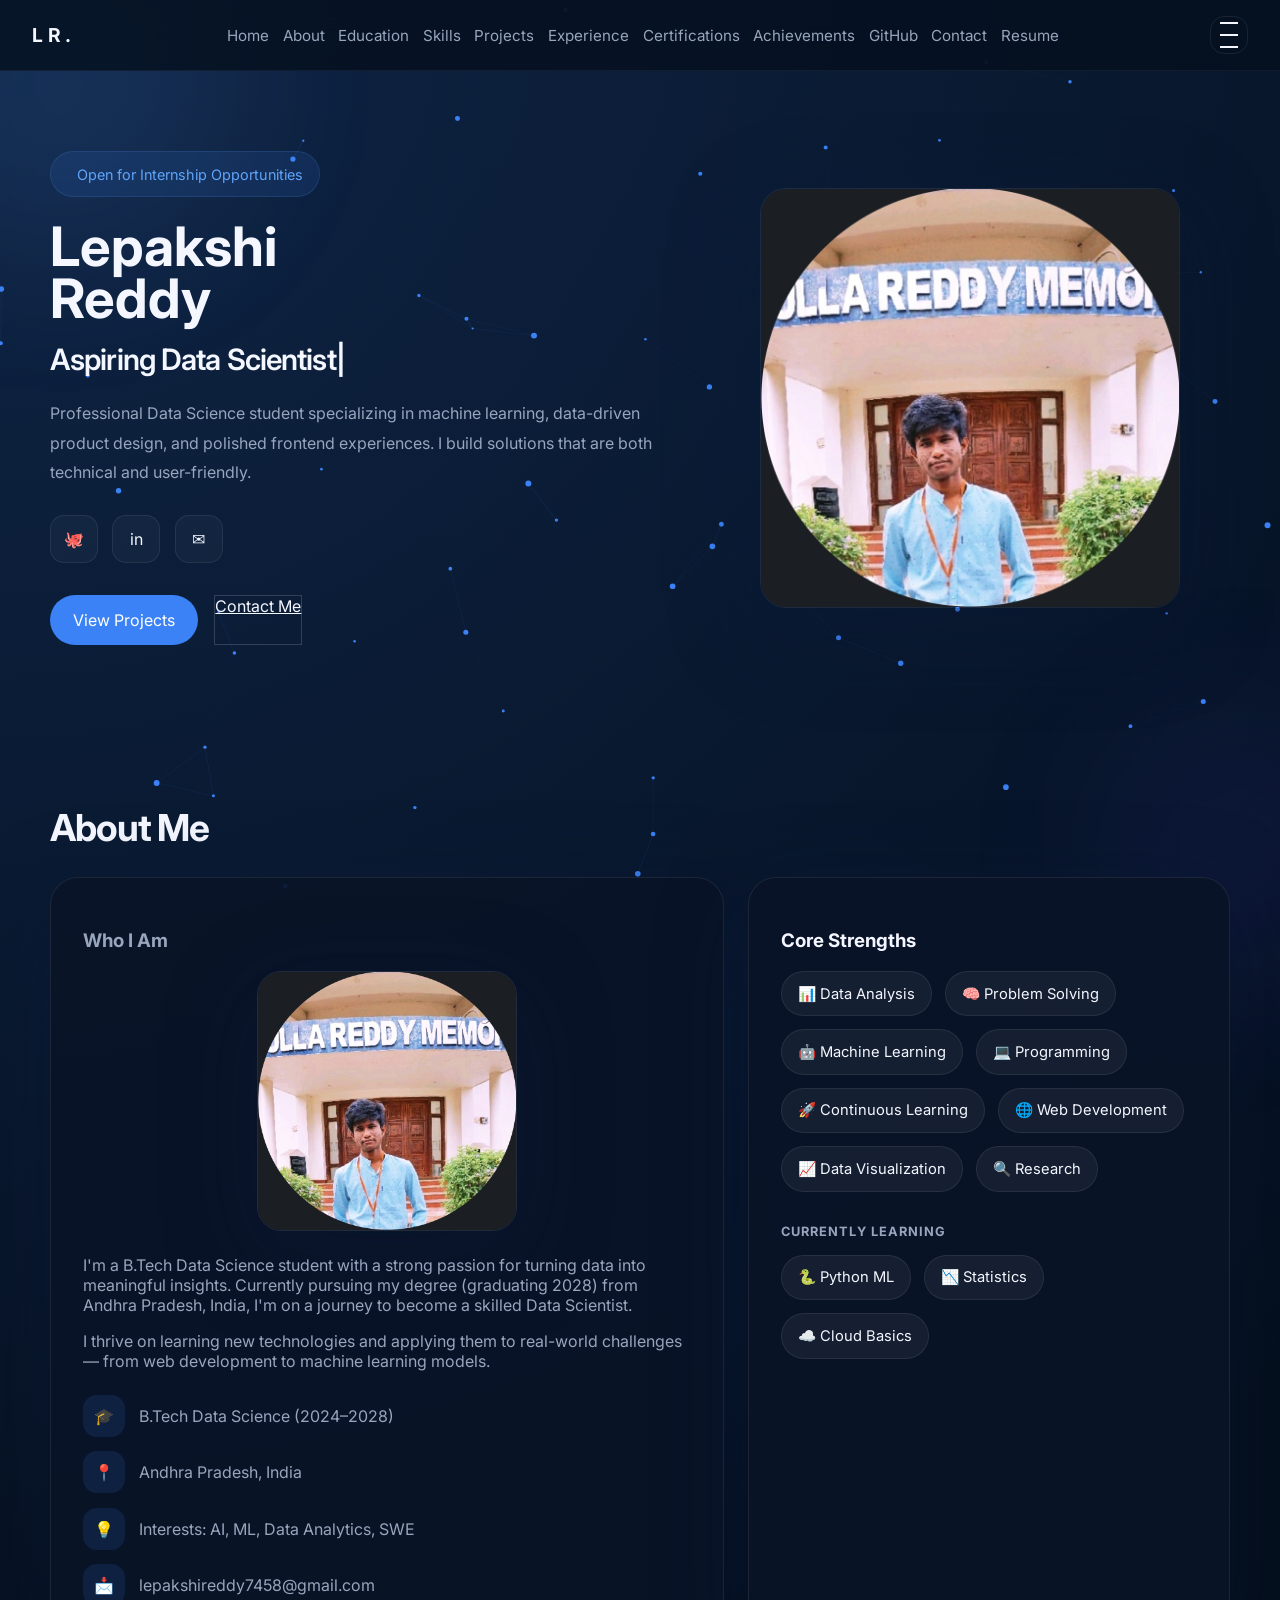
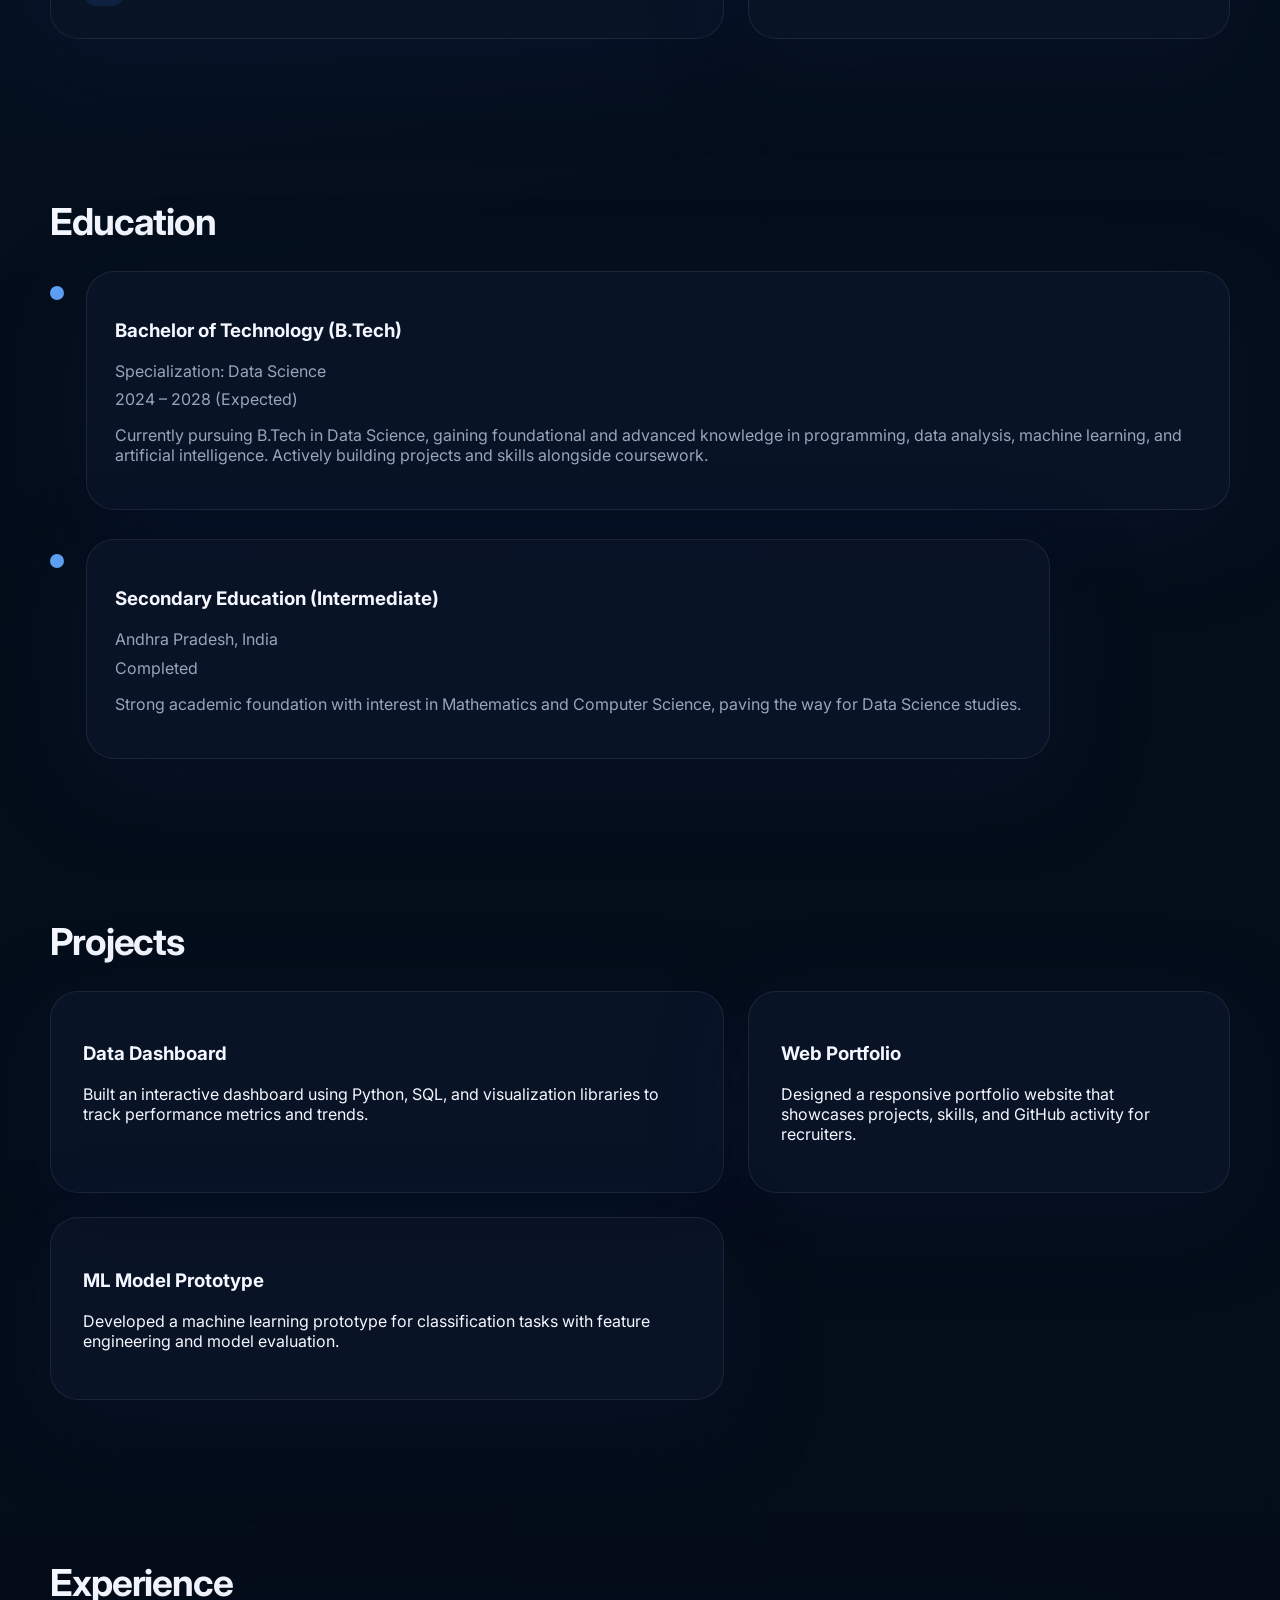
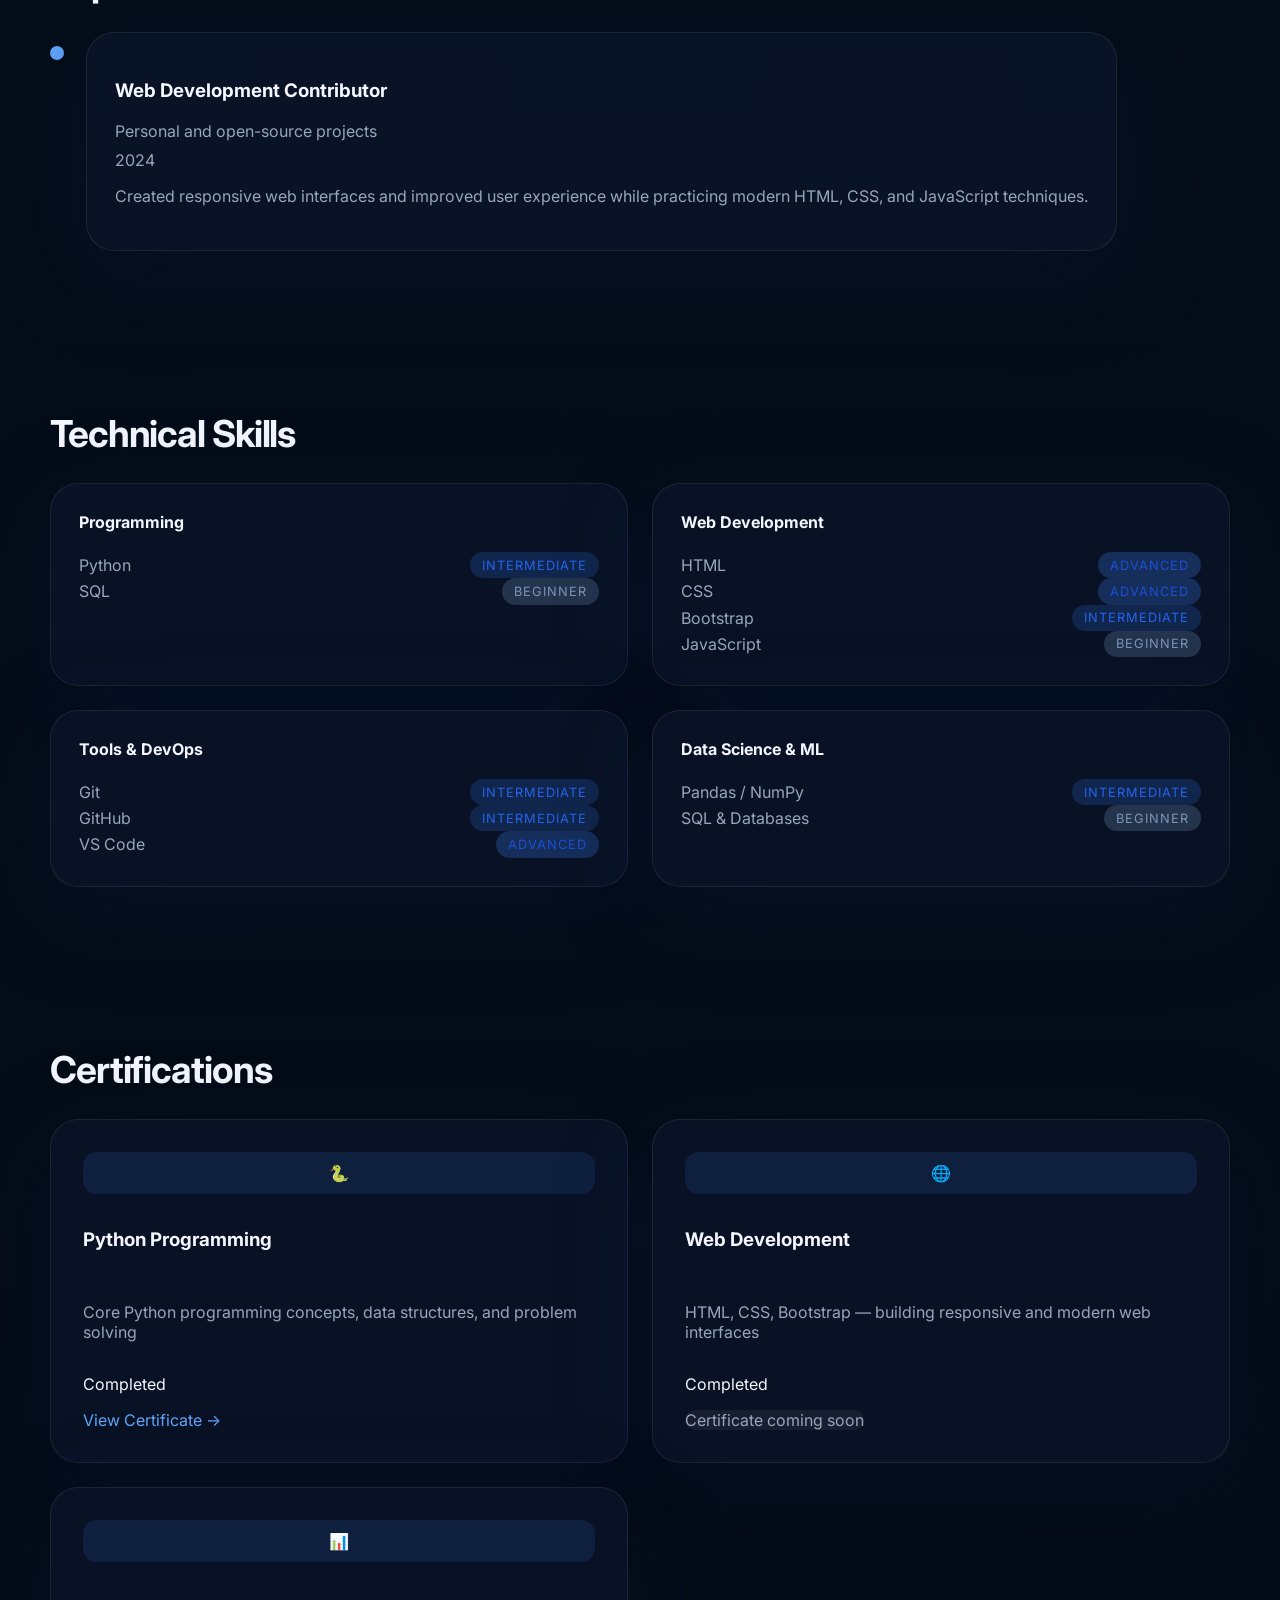
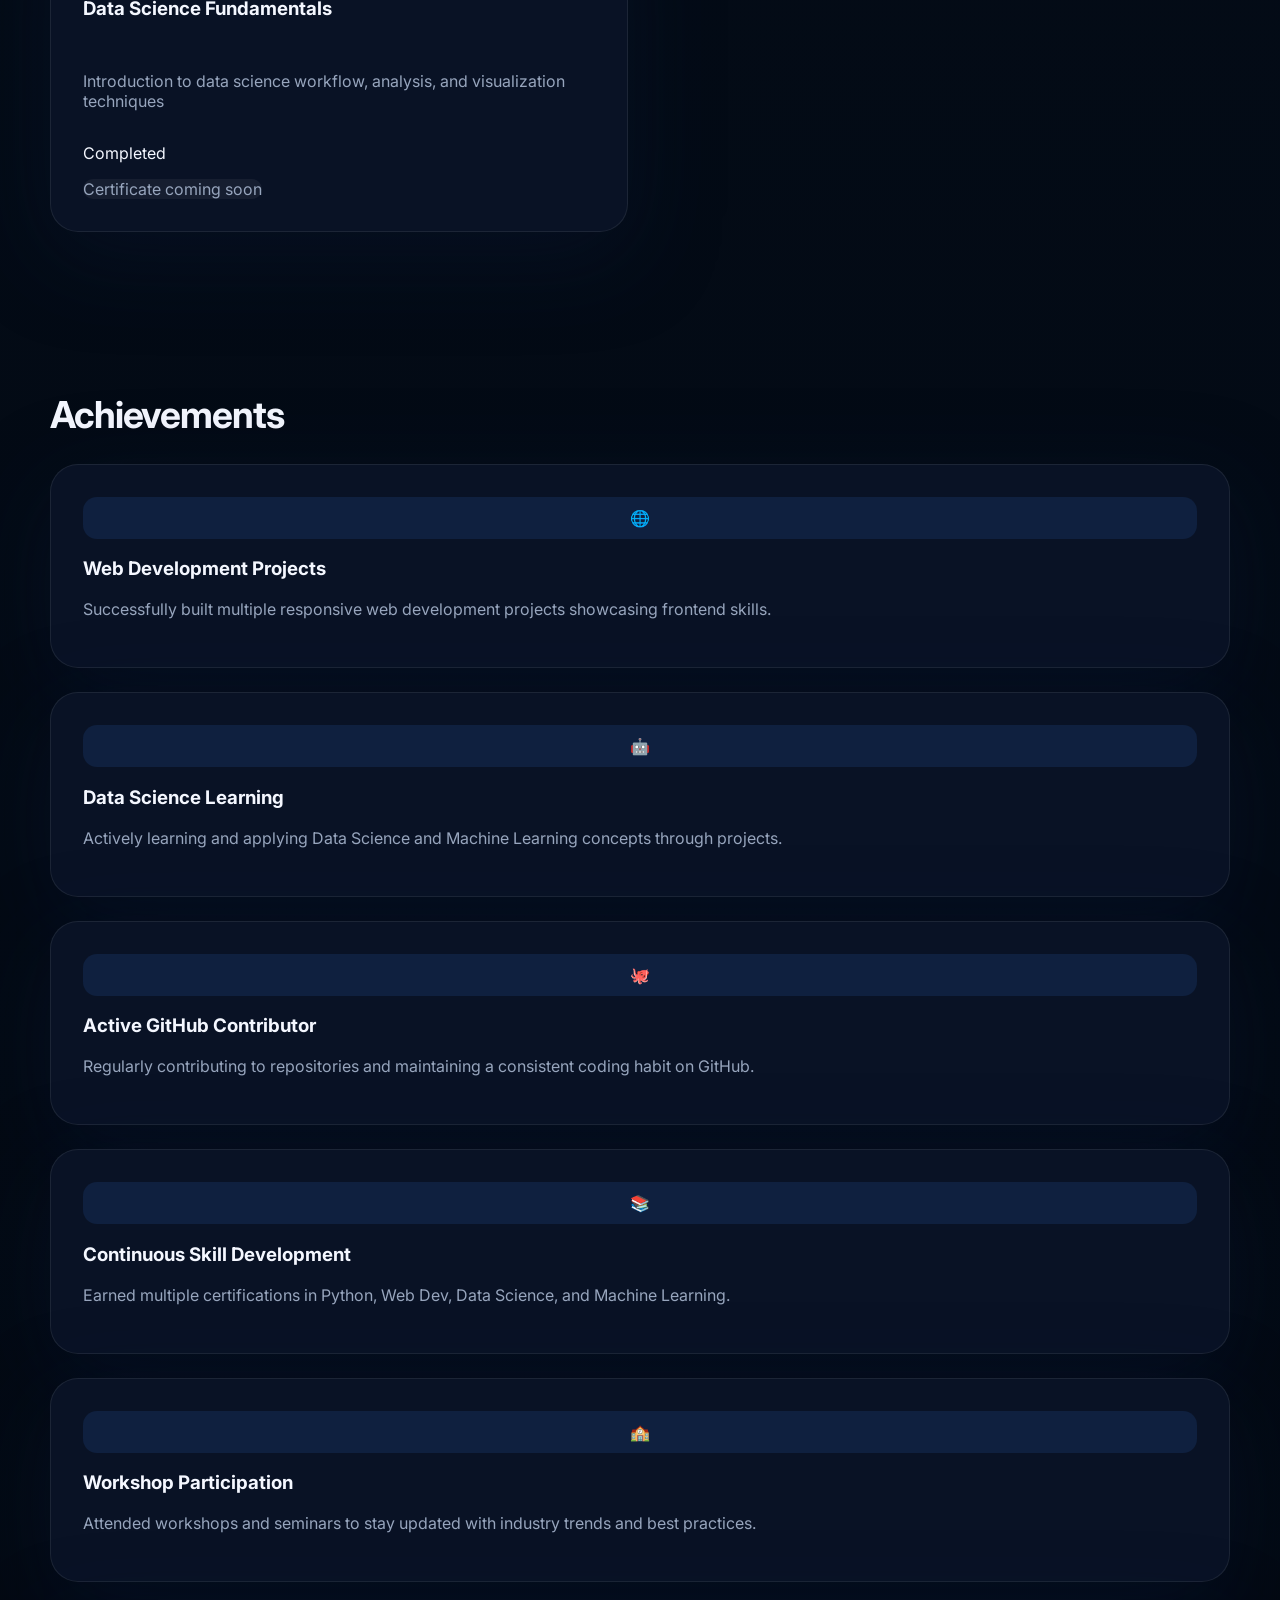
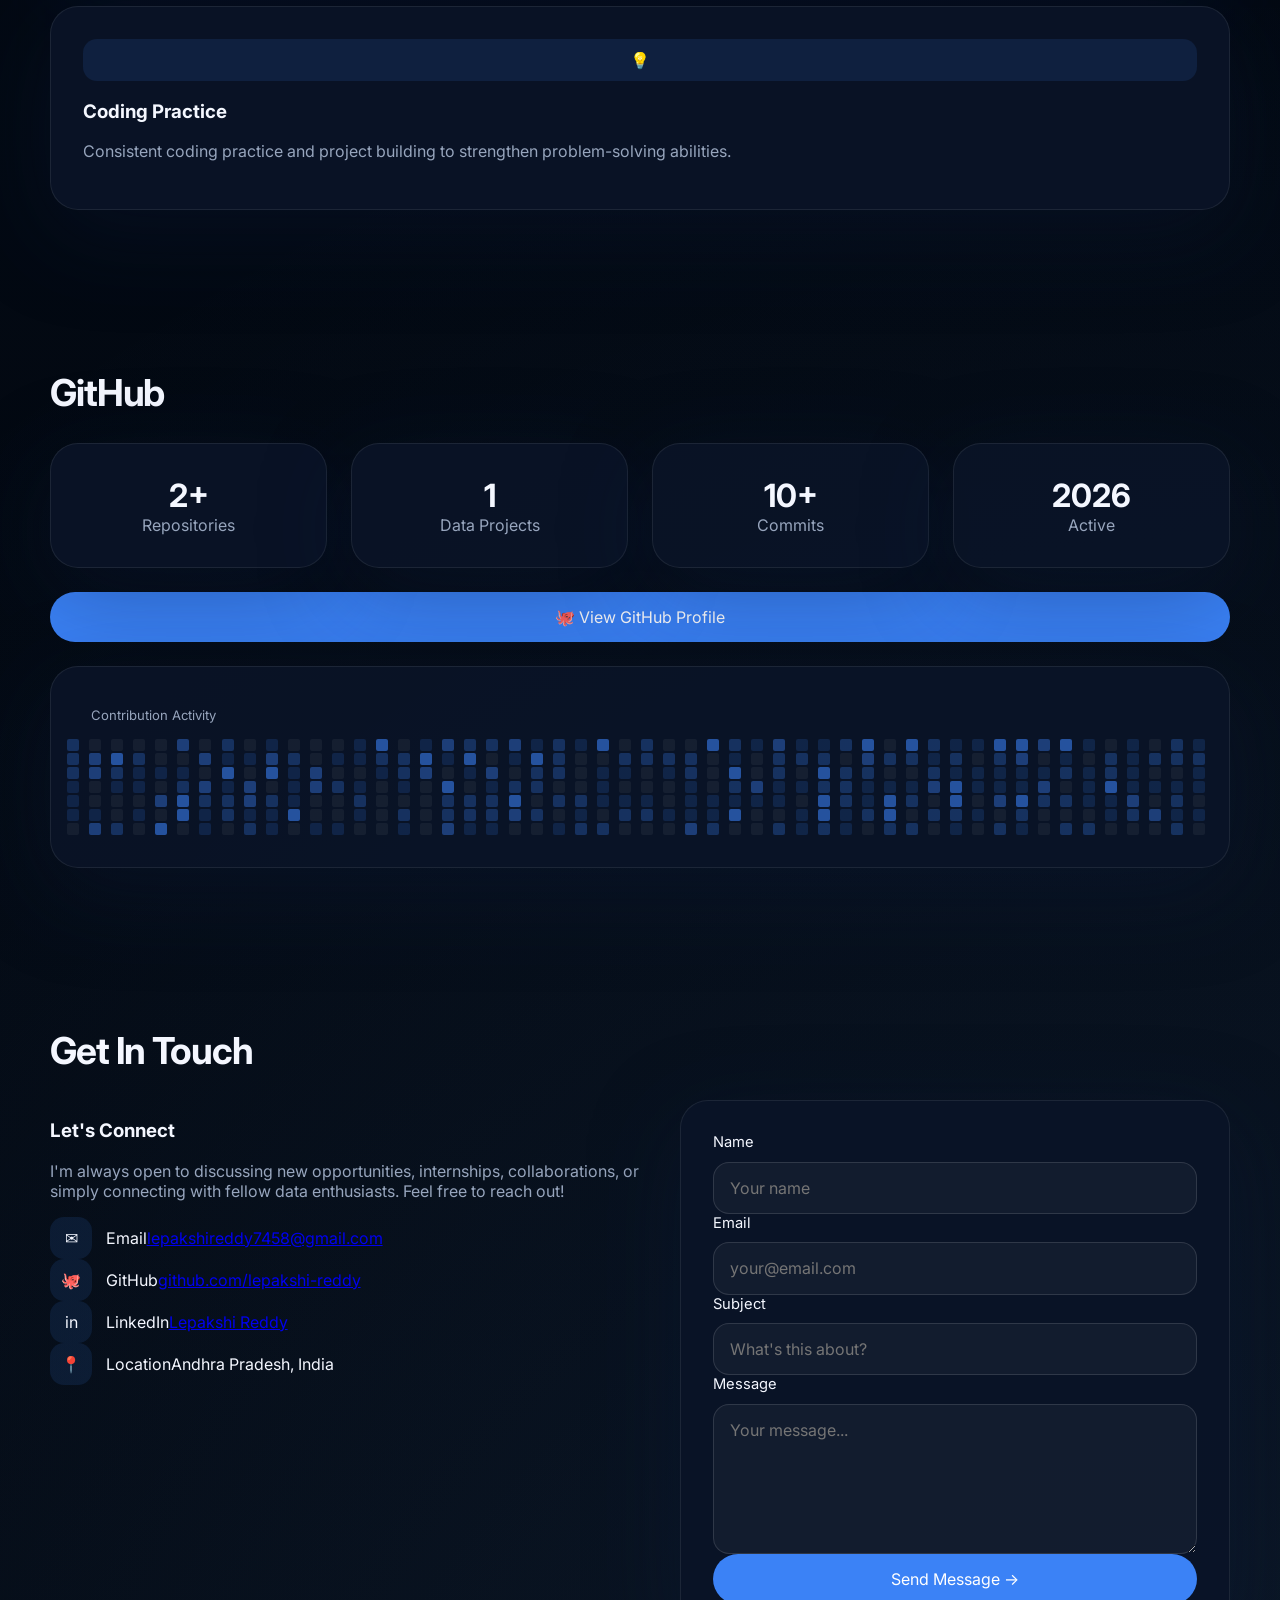
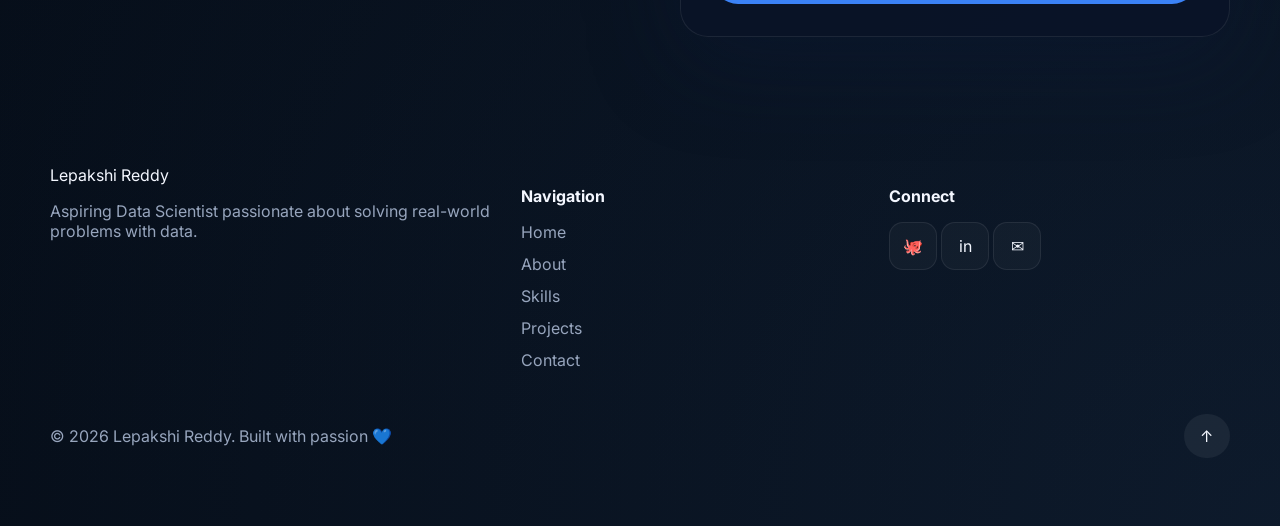
<file: index.html>
<!DOCTYPE html>
<html lang="en">
<head>
  <meta charset="UTF-8" />
  <meta name="viewport" content="width=device-width, initial-scale=1.0" />
  <meta name="description" content="Lepakshi Reddy - Aspiring Data Scientist | B.Tech Data Science Student Portfolio" />
  <title>Lepakshi Reddy | Data Science Portfolio</title>
  <link rel="preconnect" href="https://fonts.googleapis.com" />
  <link href="https://fonts.googleapis.com/css2?family=Inter:wght@300;400;500;600;700&family=Space+Grotesk:wght@400;500;600;700&display=swap" rel="stylesheet" />
  <link rel="stylesheet" href="./style.css">
  <link rel="icon" href="images/favicon.svg" type="image/svg+xml">
</head>
<body data-theme="dark">
<canvas id="particles"></canvas>
<div class="blob blob1"></div>
<div class="blob blob2"></div>

<!-- NAVIGATION -->
<nav>
  <div class="nav-logo">LR.</div>
  <div class="nav-links">
    <a href="#home">Home</a>
    <a href="#about">About</a>
    <a href="#education">Education</a>
    <a href="#skills">Skills</a>
    <a href="#projects">Projects</a>
    <a href="#experience">Experience</a>
    <a href="#certifications">Certifications</a>

    <a href="#achievements">Achievements</a>
    <a href="#github">GitHub</a>
    <a href="#contact">Contact</a>
      <a href="images/resume.pdf" target="_blank" rel="noopener" download>Resume</a>
  </div>
  <div style="display:flex;gap:0.75rem;align-items:center;">
    <button class="theme-btn" onclick="toggleTheme()" title="Toggle theme" id="theme-btn-mob">🌙</button>
    <div class="hamburger" onclick="toggleMenu()">
      <span></span><span></span><span></span>
    </div>
  </div>
</nav>
<div class="mobile-nav" id="mobileNav">
  <a href="#home" onclick="closeMobile()">Home</a>
  <a href="#about" onclick="closeMobile()">About</a>
  <a href="#education" onclick="closeMobile()">Education</a>
  <a href="#skills" onclick="closeMobile()">Skills</a>
  <a href="#certifications" onclick="closeMobile()">Certifications</a>
  <a href="#projects" onclick="closeMobile()">Projects</a>
  <a href="#experience" onclick="closeMobile()">Experience</a>
  <a href="#achievements" onclick="closeMobile()">Achievements</a>
  <a href="#github" onclick="closeMobile()">GitHub</a>
  <a href="#contact" onclick="closeMobile()">Contact</a>
</div>

<!-- HERO -->
<section id="home">
  <div class="container">
    <div class="hero-inner">
      <div class="hero-text reveal">
        <div class="hero-badge"><span></span> Open for Internship Opportunities</div>
        <h1 class="hero-name">Lepakshi<br/>Reddy</h1>
        <div class="hero-title">
          <span id="typed"></span><span class="typed-cursor">|</span>
        </div>
        <p class="hero-desc">Professional Data Science student specializing in machine learning, data-driven product design, and polished frontend experiences. I build solutions that are both technical and user-friendly.</p>
        <div class="hero-socials">
          <a class="social-link" href="https://github.com/lepakshi-reddy/team-pr" target="_blank" title="GitHub">🐙</a>
          <a class="social-link" href="https://www.linkedin.com/in/bobbala-chinnolla-lepakshi-reddy" target="_blank" title="LinkedIn">in</a>
          <a class="social-link" href="mailto:lepakshireddy7458@gmail.com" title="Email">✉</a>
        </div>
        <div class="hero-btns">
          <a class="btn-primary" href="#projects">View Projects</a>
          <a class="btn-outline" href="#contact">Contact Me</a>
        </div>
      </div>
      <div class="hero-img-wrap reveal">
        <img src="./images/image2.jog.jpeg" alt="Professional avatar illustration" class="hero-avatar" />
      </div>
    </div>
  </div>
</section>

<!-- ABOUT -->
<section id="about">
  <div class="container">
    <h2 class="section-title">About Me</h2>
    <div class="about-grid">
      <div class="glass-card about-info reveal">
        <h3>Who I Am</h3>
        <div class="about-photo-wrap">
          <img src="./images/image2.jog.jpeg" alt="Lepakshi Reddy photo" class="about-photo" />
        </div>
        <p>I'm a B.Tech Data Science student with a strong passion for turning data into meaningful insights. Currently pursuing my degree (graduating 2028) from Andhra Pradesh, India, I'm on a journey to become a skilled Data Scientist.</p>
        <p>I thrive on learning new technologies and applying them to real-world challenges — from web development to machine learning models.</p>
        <div class="about-meta" style="margin-top:1.5rem;">
          <div class="meta-item"><div class="meta-icon">🎓</div> B.Tech Data Science (2024–2028)</div>
          <div class="meta-item"><div class="meta-icon">📍</div> Andhra Pradesh, India</div>
          <div class="meta-item"><div class="meta-icon">💡</div> Interests: AI, ML, Data Analytics, SWE</div>
          <div class="meta-item"><div class="meta-icon">📩</div> lepakshireddy7458@gmail.com</div>
        </div>
      </div>
      <div class="glass-card strengths-wrap reveal">
        <h3>Core Strengths</h3>
        <div class="strength-tags">
          <span class="strength-tag">📊 Data Analysis</span>
          <span class="strength-tag">🧠 Problem Solving</span>
          <span class="strength-tag">🤖 Machine Learning</span>
          <span class="strength-tag">💻 Programming</span>
          <span class="strength-tag">🚀 Continuous Learning</span>
          <span class="strength-tag">🌐 Web Development</span>
          <span class="strength-tag">📈 Data Visualization</span>
          <span class="strength-tag">🔍 Research</span>
        </div>
        <div style="margin-top:2rem;">
          <h3 style="font-size:0.8rem;text-transform:uppercase;letter-spacing:0.08em;color:var(--text-muted);margin-bottom:1rem;">Currently Learning</h3>
          <div class="strength-tags">
            <span class="strength-tag">🐍 Python ML</span>
            <span class="strength-tag">📉 Statistics</span>
            <span class="strength-tag">☁️ Cloud Basics</span>
          </div>
        </div>
      </div>
    </div>
  </div>
</section>

<!-- EDUCATION -->
<section id="education">
  <div class="container">
    <h2 class="section-title">Education</h2>
    <div class="timeline">
      <div class="tl-item reveal">
        <div class="tl-dot"></div>
        <div class="glass-card tl-card">
          <h3>Bachelor of Technology (B.Tech)</h3>
          <div class="tl-sub">Specialization: Data Science</div>
          <div class="tl-year">2024 – 2028 (Expected)</div>
          <p>Currently pursuing B.Tech in Data Science, gaining foundational and advanced knowledge in programming, data analysis, machine learning, and artificial intelligence. Actively building projects and skills alongside coursework.</p>
        </div>
      </div>
      <div class="tl-item reveal">
        <div class="tl-dot"></div>
        <div class="glass-card tl-card">
          <h3>Secondary Education (Intermediate)</h3>
          <div class="tl-sub">Andhra Pradesh, India</div>
          <div class="tl-year">Completed</div>
          <p>Strong academic foundation with interest in Mathematics and Computer Science, paving the way for Data Science studies.</p>
        </div>
      </div>
    </div>
  </div>
</section>

<!-- PROJECTS -->
<section id="projects">
  <div class="container">
    <h2 class="section-title">Projects</h2>
    <div class="about-grid">
      <div class="glass-card reveal">
        <h3>Data Dashboard</h3>
        <p>Built an interactive dashboard using Python, SQL, and visualization libraries to track performance metrics and trends.</p>
      </div>
      <div class="glass-card reveal">
        <h3>Web Portfolio</h3>
        <p>Designed a responsive portfolio website that showcases projects, skills, and GitHub activity for recruiters.</p>
      </div>
      <div class="glass-card reveal">
        <h3>ML Model Prototype</h3>
        <p>Developed a machine learning prototype for classification tasks with feature engineering and model evaluation.</p>
      </div>
    </div>
  </div>
</section>

<!-- EXPERIENCE -->
<section id="experience">
  <div class="container">
    <h2 class="section-title">Experience</h2>
    <div class="timeline">
      <div class="tl-item reveal">
        <div class="tl-dot"></div>
        <div class="glass-card tl-card">
          <h3>Web Development Contributor</h3>
          <div class="tl-sub">Personal and open-source projects</div>
          <div class="tl-year">2024</div>
          <p>Created responsive web interfaces and improved user experience while practicing modern HTML, CSS, and JavaScript techniques.</p>
        </div>
      </div>
    </div>
  </div>
</section>

<!-- SKILLS -->
<section id="skills">
  <div class="container">
    <h2 class="section-title">Technical Skills</h2>
    <div class="skills-grid">
      <div class="glass-card skill-category reveal">
        <div class="skill-cat-title">Programming</div>
        <div class="skill-item"><span>Python</span><span class="skill-badge intermediate">Intermediate</span></div>
        <div class="skill-item"><span>SQL</span><span class="skill-badge beginner">Beginner</span></div>
      </div>
      <div class="glass-card skill-category reveal">
        <div class="skill-cat-title">Web Development</div>
        <div class="skill-item"><span>HTML</span><span class="skill-badge advanced">Advanced</span></div>
        <div class="skill-item"><span>CSS</span><span class="skill-badge advanced">Advanced</span></div>
        <div class="skill-item"><span>Bootstrap</span><span class="skill-badge intermediate">Intermediate</span></div>
        <div class="skill-item"><span>JavaScript</span><span class="skill-badge beginner">Beginner</span></div>
      </div>
      <div class="glass-card skill-category reveal">
        <div class="skill-cat-title">Tools & DevOps</div>
        <div class="skill-item"><span>Git</span><span class="skill-badge intermediate">Intermediate</span></div>
        <div class="skill-item"><span>GitHub</span><span class="skill-badge intermediate">Intermediate</span></div>
        <div class="skill-item"><span>VS Code</span><span class="skill-badge advanced">Advanced</span></div>
      </div>
      <div class="glass-card skill-category reveal">
        <div class="skill-cat-title">Data Science & ML</div>
        <div class="skill-item"><span>Pandas / NumPy</span><span class="skill-badge intermediate">Intermediate</span></div>
        <div class="skill-item"><span>SQL & Databases</span><span class="skill-badge beginner">Beginner</span></div>
      </div>
    </div>
  </div>
</section>

<!-- CERTIFICATIONS -->
<section id="certifications">
  <div class="container">
    <h2 class="section-title">Certifications</h2>
    <div class="certs-grid">
      <div class="glass-card cert-card reveal">
        <div class="cert-icon">🐍</div>
        <h3>Python Programming</h3>
        <p>Core Python programming concepts, data structures, and problem solving</p>
        <span class="cert-badge">Completed</span>
        <a href="./b744af00-8360-4bc9-895f-20e0b380a037.pdf" target="_blank" rel="noopener" class="cert-link">View Certificate →</a>
      </div>
      <div class="glass-card cert-card reveal">
        <div class="cert-icon">🌐</div>
        <h3>Web Development</h3>
        <p>HTML, CSS, Bootstrap — building responsive and modern web interfaces</p>
        <span class="cert-badge">Completed</span>
        <a href="#" class="cert-link cert-link--disabled" aria-disabled="true">Certificate coming soon</a>
      </div>
      <div class="glass-card cert-card reveal">
        <div class="cert-icon">📊</div>
        <h3>Data Science Fundamentals</h3>
        <p>Introduction to data science workflow, analysis, and visualization techniques</p>
        <span class="cert-badge">Completed</span>
        <a href="#" class="cert-link cert-link--disabled" aria-disabled="true">Certificate coming soon</a>
      </div>
    </div>
  </div>
</section>

<!-- ACHIEVEMENTS -->
<section id="achievements">
  <div class="container">
    <h2 class="section-title">Achievements</h2>
    <div class="achievements-grid">
      <div class="glass-card ach-card reveal"><div class="ach-icon">🌐</div><div class="ach-text"><h3>Web Development Projects</h3><p>Successfully built multiple responsive web development projects showcasing frontend skills.</p></div></div>
      <div class="glass-card ach-card reveal"><div class="ach-icon">🤖</div><div class="ach-text"><h3>Data Science Learning</h3><p>Actively learning and applying Data Science and Machine Learning concepts through projects.</p></div></div>
      <div class="glass-card ach-card reveal"><div class="ach-icon">🐙</div><div class="ach-text"><h3>Active GitHub Contributor</h3><p>Regularly contributing to repositories and maintaining a consistent coding habit on GitHub.</p></div></div>
      <div class="glass-card ach-card reveal"><div class="ach-icon">📚</div><div class="ach-text"><h3>Continuous Skill Development</h3><p>Earned multiple certifications in Python, Web Dev, Data Science, and Machine Learning.</p></div></div>
      <div class="glass-card ach-card reveal"><div class="ach-icon">🏫</div><div class="ach-text"><h3>Workshop Participation</h3><p>Attended workshops and seminars to stay updated with industry trends and best practices.</p></div></div>
      <div class="glass-card ach-card reveal"><div class="ach-icon">💡</div><div class="ach-text"><h3>Coding Practice</h3><p>Consistent coding practice and project building to strengthen problem-solving abilities.</p></div></div>
    </div>
  </div>
</section>

<!-- GITHUB -->
<section id="github">
  <div class="container">
    <h2 class="section-title">GitHub</h2>
    <div class="github-wrap">
      <div class="github-stats">
        <div class="glass-card stat-card reveal"><div class="stat-num">2+</div><div class="stat-label">Repositories</div></div>
        <div class="glass-card stat-card reveal"><div class="stat-num">1</div><div class="stat-label">Data Projects</div></div>
        <div class="glass-card stat-card reveal"><div class="stat-num">10+</div><div class="stat-label">Commits</div></div>
        <div class="glass-card stat-card reveal"><div class="stat-num">2026</div><div class="stat-label">Active </div></div>
      </div>
      <a class="github-btn" href="https://github.com/lepakshi-reddy/personal--portfolio" target="_blank">🐙 View GitHub Profile</a>
      <div class="glass-card contrib-section reveal">
        <div style="padding:1.5rem 1.5rem 0;color:var(--text-muted);font-size:0.82rem;text-align:left;">Contribution Activity</div>
        <div class="contrib-grid" id="contribGrid"></div>
      </div>
    </div>
  </div>
</section>

<!-- CONTACT -->
<section id="contact">
  <div class="container">
    <h2 class="section-title">Get In Touch</h2>
    <div class="contact-grid">
      <div class="contact-info reveal">
        <h3>Let's Connect</h3>
        <p>I'm always open to discussing new opportunities, internships, collaborations, or simply connecting with fellow data enthusiasts. Feel free to reach out!</p>
        <div class="contact-items">
          <div class="contact-item"><div class="ci-icon">✉</div><div class="ci-text"><span>Email</span><a href="mailto:lepakshireddy7458@gmail.com">lepakshireddy7458@gmail.com</a></div></div>
          <div class="contact-item"><div class="ci-icon">🐙</div><div class="ci-text"><span>GitHub</span><a href="https://github.com/lepakshi-reddy/team-pr" target="_blank">github.com/lepakshi-reddy</a></div></div>
          <div class="contact-item"><div class="ci-icon">in</div><div class="ci-text"><span>LinkedIn</span><a href="https://www.linkedin.com/in/bobbala-chinnolla-lepakshi-reddy" target="_blank">Lepakshi Reddy</a></div></div>
          <div class="contact-item"><div class="ci-icon">📍</div><div class="ci-text"><span>Location</span><a>Andhra Pradesh, India</a></div></div>
        </div>
      </div>
      <div class="glass-card contact-form reveal">
        <div id="formArea">
          <form id="contactForm">
            <div class="form-group">
              <label>Name</label>
              <input type="text" name="name" id="fname" placeholder="Your name" required />
            </div>
            <div class="form-group">
              <label>Email</label>
              <input type="email" name="email" id="femail" placeholder="your@email.com" required />
            </div>
            <div class="form-group">
              <label>Subject</label>
              <input type="text" name="subject" id="fsubject" placeholder="What's this about?" required />
            </div>
            <div class="form-group">
              <label>Message</label>
              <textarea name="message" id="fmessage" placeholder="Your message..." required></textarea>
            </div>
            <button type="submit" class="btn-primary" style="width:100%;text-align:center;">Send Message →</button>
            <div class="form-error" id="formError"></div>
          </form>
        </div>
        <div class="form-success" id="formSuccess">
          <div class="check">✅</div>
          <h3>Message Sent!</h3>
          <p>Thank you for reaching out. I'll get back to you soon.</p>
        </div>
      </div>
    </div>
  </div>
</section>

<!-- FOOTER -->
<footer>
  <div class="footer-inner">
    <div class="footer-top">
      <div class="footer-brand">
        <div class="brand-name">Lepakshi Reddy</div>
        <p>Aspiring Data Scientist passionate about solving real-world problems with data.</p>
      </div>
      <div class="footer-links">
        <h4>Navigation</h4>
        <ul>
          <li><a href="#home">Home</a></li>
          <li><a href="#about">About</a></li>
          <li><a href="#skills">Skills</a></li>
          <li><a href="#projects">Projects</a></li>
          <li><a href="#contact">Contact</a></li>
        </ul>
      </div>
      <div>
        <div class="footer-links"><h4 style="margin-bottom:1rem;">Connect</h4></div>
        <div class="footer-social">
          <a class="social-link" href="https://github.com/lepakshi-reddy/team-pr" target="_blank" title="GitHub">🐙</a>
          <a class="social-link" href="https://www.linkedin.com/in/bobbala-chinnolla-lepakshi-reddy" target="_blank" title="LinkedIn">in</a>
          <a class="social-link" href="mailto:lepakshireddy7458@gmail.com" title="Email">✉</a>
        </div>
      </div>
    </div>
    <div class="footer-bottom">
      <p>© 2026 Lepakshi Reddy. Built with passion 💙</p>
      <a class="back-top" href="#home" title="Back to top">↑</a>
    </div>
  </div>
</footer>

<script src="./main.js"></script>
</body>
</html>
</file>
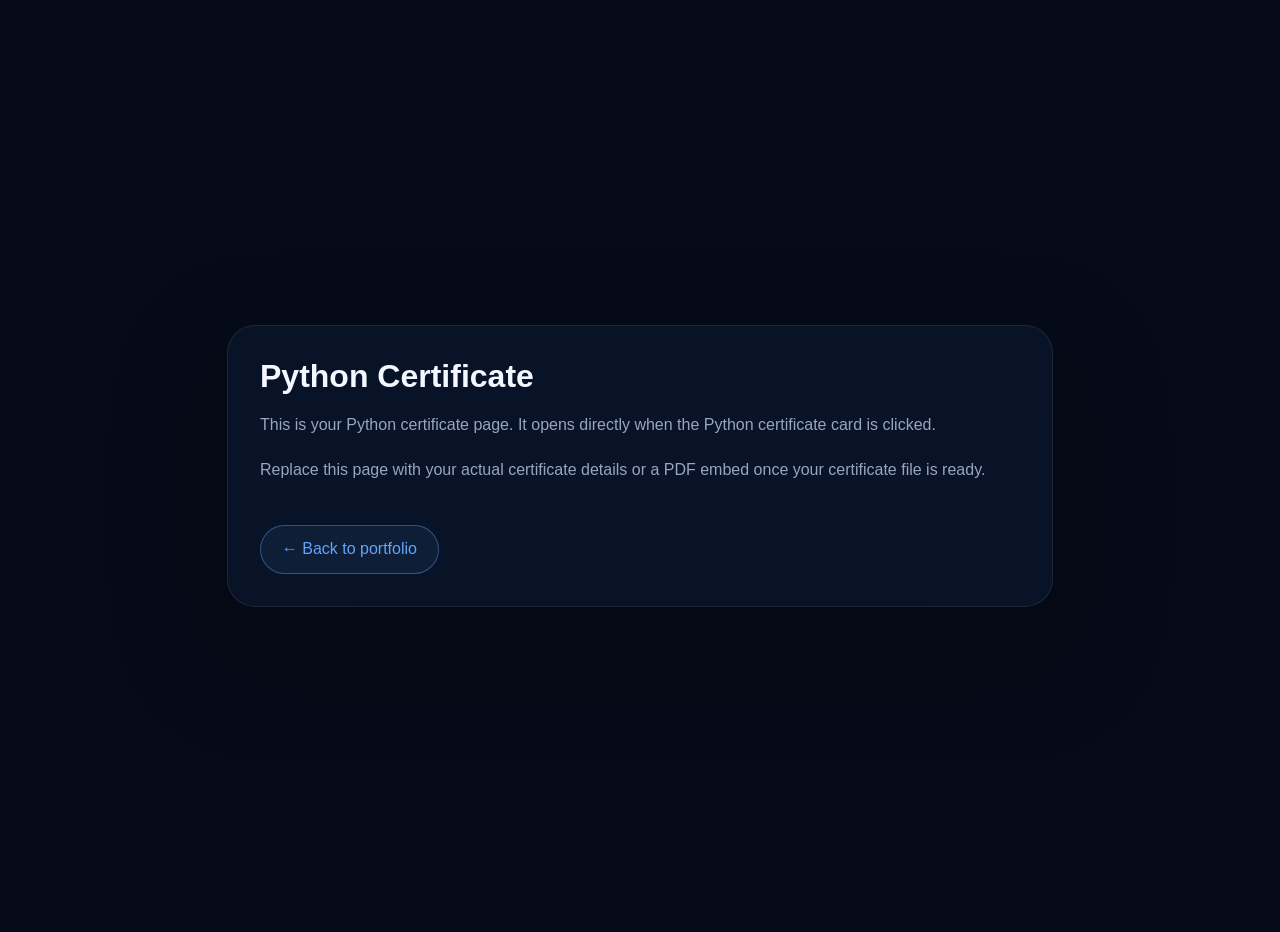
<file: python-certificate.html>
<!DOCTYPE html>
<html lang="en">
<head>
  <meta charset="UTF-8" />
  <meta name="viewport" content="width=device-width, initial-scale=1.0" />
  <title>Python Certificate</title>
  <style>
    body { margin: 0; font-family: 'Inter', sans-serif; background: #050b18; color: #f4f7ff; display: flex; justify-content: center; align-items: center; min-height: 100vh; padding: 1rem; }
    .card { width: min(760px, 100%); background: rgba(10, 20, 40, 0.96); border: 1px solid rgba(255,255,255,0.08); border-radius: 28px; padding: 2rem; box-shadow: 0 40px 120px rgba(0,0,0,0.25); }
    h1 { margin: 0 0 1rem; font-size: clamp(2rem, 2.5vw, 3rem); }
    p { color: #97a5bd; line-height: 1.8; }
    .button { display: inline-flex; align-items: center; gap: 0.5rem; margin-top: 1.5rem; padding: 0.9rem 1.3rem; border-radius: 999px; border: 1px solid rgba(96, 165, 250, 0.4); color: #60a5fa; text-decoration: none; background: rgba(96, 165, 250, 0.08); }
  </style>
</head>
<body>
  <div class="card">
    <h1>Python Certificate</h1>
    <p>This is your Python certificate page. It opens directly when the Python certificate card is clicked.</p>
    <p>Replace this page with your actual certificate details or a PDF embed once your certificate file is ready.</p>
    <a class="button" href="./index.html">← Back to portfolio</a>
  </div>
</body>
</html>
</file>
<file: style.css>
﻿:root {
  --bg: #05101f;
  --bg-surface: rgba(10, 20, 40, 0.92);
  --bg-surface-strong: rgba(14, 28, 56, 0.96);
  --bg-border: rgba(255, 255, 255, 0.08);
  --text: #f4f7ff;
  --text-muted: #97a5bd;
  --accent: #60a5fa;
  --accent-strong: #3b82f6;
  --accent-soft: rgba(96, 165, 250, 0.16);
  --bg-gradient-top: rgba(59, 130, 246, 0.18);
  --bg-gradient-bottom: rgba(96, 165, 250, 0.12);
  --bg-gradient-stop1: #05101f;
  --bg-gradient-stop2: #02070f;
  --shadow: 0 24px 90px rgba(12, 26, 58, 0.35);
}

[data-theme="light"] {
  --bg: #f6f8ff;
  --bg-surface: rgba(255, 255, 255, 0.92);
  --bg-surface-strong: rgba(246, 248, 255, 0.99);
  --bg-border: rgba(15, 23, 42, 0.08);
  --text: #0f172a;
  --text-muted: #475569;
  --accent: #2563eb;
  --accent-strong: #1d4ed8;
  --accent-soft: rgba(37, 99, 235, 0.14);
  --bg-gradient-top: rgba(37, 99, 235, 0.16);
  --bg-gradient-bottom: rgba(56, 189, 248, 0.14);
  --bg-gradient-stop1: #f6f8ff;
  --bg-gradient-stop2: #e2e8f0;
  --shadow: 0 24px 80px rgba(15, 23, 42, 0.12);
}

* {
  box-sizing: border-box;
}

html {
  scroll-behavior: smooth;
}

body {
  margin: 0;
  min-height: 100vh;
  font-family: 'Inter', sans-serif;
  background: radial-gradient(circle at top left, var(--bg-gradient-top), transparent 22%),
              radial-gradient(circle at bottom right, var(--bg-gradient-bottom), transparent 25%),
              linear-gradient(180deg, var(--bg-gradient-stop1) 0%, var(--bg-gradient-stop2) 100%);
  color: var(--text);
  position: relative;
  overflow-x: hidden;
}

button,
input,
textarea,
a {
  font: inherit;
}

img {
  max-width: 100%;
  display: block;
}

canvas#particles {
  position: fixed;
  inset: 0;
  z-index: 0;
  pointer-events: none;
}

.blob {
  position: fixed;
  border-radius: 50%;
  filter: blur(90px);
  opacity: 0.8;
  z-index: 0;
}

.blob1 {
  width: 360px;
  height: 360px;
  background: rgba(96, 165, 250, 0.14);
  top: -100px;
  left: -120px;
}

.blob2 {
  width: 260px;
  height: 260px;
  background: rgba(79, 70, 229, 0.16);
  bottom: -80px;
  right: -90px;
}

nav {
  position: sticky;
  top: 0;
  z-index: 12;
  backdrop-filter: blur(18px);
  background: rgba(5, 16, 31, 0.82);
  border-bottom: 1px solid rgba(255, 255, 255, 0.05);
  padding: 1rem 2rem;
  display: flex;
  align-items: center;
  justify-content: space-between;
}

.nav-logo {
  font-size: 1.2rem;
  font-weight: 700;
  letter-spacing: 0.24em;
}

.nav-links {
  display: flex;
  align-items: center;
  gap: 0.85rem;
  flex-wrap: wrap;
}

.nav-links a,
.theme-btn,
.back-top,
.github-btn,
.cert-link {
  transition: all 0.2s ease;
}

.nav-links a {
  color: var(--text-muted);
  text-decoration: none;
  font-size: 0.95rem;
}

#theme-btn-mob {
  display: none;
}

.cert-link {
  width: fit-content;
  color: var(--accent);
  background: transparent;
  border: 1px solid var(--accent);
  padding: 0.75rem 1rem;
  border-radius: 999px;
}

.cert-link:hover,
.github-btn:hover,
.btn-primary:hover,
.back-top:hover {
  transform: translateY(-1px);
}

.cert-link.cert-link--disabled {
  border-color: rgba(255, 255, 255, 0.16);
  color: var(--text-muted);
  background: rgba(255, 255, 255, 0.05);
  cursor: not-allowed;
}

.nav-links a:hover,
.nav-links a:focus {
  color: var(--text);
}

.theme-btn {
  border: 1px solid rgba(255, 255, 255, 0.12);
  background: transparent;
  color: var(--text);
  border-radius: 999px;
  width: 42px;
  height: 42px;
  cursor: pointer;
}

.hamburger {
  display: none;
  width: 38px;
  height: 38px;
  border-radius: 14px;
  border: 1px solid rgba(255, 255, 255, 0.08);
  display: grid;
  place-items: center;
  cursor: pointer;
}

.hamburger span {
  display: block;
  width: 18px;
  height: 2px;
  background: var(--text);
  margin: 3px 0;
}

.mobile-nav {
  position: fixed;
  inset: 0;
  padding: 5rem 1.5rem 2rem;
  background: rgba(5, 16, 31, 0.95);
  backdrop-filter: blur(20px);
  display: none;
  flex-direction: column;
  gap: 1.3rem;
  z-index: 20;
}

.mobile-nav.open {
  display: flex;
}

.mobile-nav a {
  color: var(--text);
  text-decoration: none;
  font-size: 1.15rem;
}

section {
  position: relative;
  padding: 5rem 0;
  z-index: 1;
}

.container {
  width: min(1180px, calc(100% - 2rem));
  margin: 0 auto;
}

.section-title {
  font-size: clamp(2rem, 2rem + 0.4vw, 2.8rem);
  margin: 0 0 1.7rem;
  letter-spacing: -0.03em;
}

.hero-inner {
  display: grid;
  grid-template-columns: minmax(0, 1.3fr) minmax(300px, 0.9fr);
  gap: 2rem;
  align-items: center;
}

.hero-text {
  max-width: 680px;
}

.hero-badge {
  display: inline-flex;
  align-items: center;
  gap: 0.65rem;
  padding: 0.85rem 1rem;
  border-radius: 999px;
  background: rgba(59, 130, 246, 0.12);
  color: var(--accent);
  border: 1px solid rgba(96, 165, 250, 0.14);
  margin-bottom: 1.5rem;
  font-size: 0.9rem;
}

.hero-name {
  font-size: clamp(3.4rem, 4vw, 5.5rem);
  line-height: 0.95;
  margin: 0 0 1rem;
}

.hero-title {
  font-size: clamp(1.7rem, 2.3vw, 2.4rem);
  margin-bottom: 1.4rem;
  letter-spacing: -0.03em;
  font-weight: 600;
}

.typed-cursor {
  opacity: 1;
  animation: blink 1s infinite;
}

@keyframes blink {
  0%, 50% { opacity: 1; }
  51%, 100% { opacity: 0; }
}

.hero-desc {
  color: var(--text-muted);
  line-height: 1.85;
  max-width: 620px;
  margin-bottom: 1.7rem;
}

.hero-socials {
  display: flex;
  gap: 0.9rem;
  margin-bottom: 2rem;
}

.social-link {
  width: 48px;
  height: 48px;
  display: inline-flex;
  align-items: center;
  justify-content: center;
  border-radius: 14px;
  border: 1px solid rgba(255, 255, 255, 0.08);
  background: rgba(255, 255, 255, 0.03);
  color: var(--text);
  text-decoration: none;
}

.hero-btns {
  display: flex;
  flex-wrap: wrap;
  gap: 1rem;
}

.btn-primary,
.github-btn,
.cert-link,
.back-top {
  display: inline-flex;
  align-items: center;
  justify-content: center;
  background: var(--accent-strong);
  color: white;
  text-decoration: none;
  border: none;
  border-radius: 999px;
  padding: 0.95rem 1.45rem;
  cursor: pointer;
}

.btn-primary:hover,
.github-btn:hover,
.cert-link:hover,
.back-top:hover {
  transform: translateY(-1px);
  background: var(--accent);
}

.btn-outline {
  color: var(--text);
  border: 1px solid rgba(255, 255, 255, 0.16);
  background: transparent;
}

.hero-avatar {
  width: 100%;
  max-width: 420px;
  border-radius: 26px;
  border: 1px solid rgba(255, 255, 255, 0.08);
  box-shadow: var(--shadow);
}

.about-photo-wrap {
  margin-bottom: 1.5rem;
  display: flex;
  justify-content: center;
}

.about-photo {
  width: min(100%, 260px);
  border-radius: 24px;
  border: 1px solid rgba(255, 255, 255, 0.1);
  box-shadow: var(--shadow);
  aspect-ratio: 1 / 1;
  object-fit: cover;
}

.glass-card {
  background: var(--bg-surface);
  border: 1px solid var(--bg-border);
  border-radius: 28px;
  box-shadow: var(--shadow);
  padding: 2rem;
}

.about-grid,
.skills-grid,
.certs-grid,
.achievements-grid,
.contact-grid,
.github-stats {
  display: grid;
  gap: 1.5rem;
}

.skills-grid {
  grid-template-columns: repeat(2, minmax(0, 1fr));
}

.about-grid {
  grid-template-columns: 1.4fr 1fr;
}

.about-info p,
.about-info h3,
.strength-tag,
.meta-item,
.tl-card p,
.skill-item,
.cert-card p,
.ach-text p,
.contact-info p {
  color: var(--text-muted);
}

.about-meta {
  display: grid;
  gap: 0.9rem;
}

.meta-item,
.skill-item,
.contact-item {
  display: flex;
  gap: 0.85rem;
  align-items: center;
}

.meta-icon,
.ci-icon,
.cert-icon,
.ach-icon {
  min-width: 42px;
  min-height: 42px;
  display: grid;
  place-items: center;
  border-radius: 14px;
  background: rgba(59, 130, 246, 0.12);
}

.strength-tags {
  display: flex;
  flex-wrap: wrap;
  gap: 0.8rem;
}

.strength-tag {
  background: rgba(255, 255, 255, 0.05);
  border: 1px solid rgba(255, 255, 255, 0.08);
  border-radius: 999px;
  padding: 0.8rem 1rem;
  color: var(--text);
  font-size: 0.92rem;
}

.skill-category {
  padding: 1.75rem;
}

.skill-cat-title {
  font-weight: 700;
  margin-bottom: 1.25rem;
}

.skill-item {
  justify-content: space-between;
}

.skill-badge {
  padding: 0.35rem 0.75rem;
  border-radius: 999px;
  font-size: 0.8rem;
  text-transform: uppercase;
  letter-spacing: 0.08em;
}

.skill-badge.beginner { background: rgba(164, 202, 254, 0.18); color: #7c93b9; }
.skill-badge.intermediate { background: rgba(59, 130, 246, 0.18); color: #2563eb; }
.skill-badge.advanced { background: rgba(59, 130, 246, 0.25); color: #1d4ed8; }

.timeline {
  display: grid;
  gap: 1.8rem;
}

.tl-item {
  display: flex;
  gap: 1.4rem;
}

.tl-dot {
  width: 14px;
  height: 14px;
  border-radius: 50%;
  background: var(--accent);
  margin-top: 0.9rem;
  flex-shrink: 0;
}

.tl-card {
  padding: 1.75rem;
}

.tl-sub,
.tl-year {
  color: var(--text-muted);
  margin: 0.55rem 0;
}

.certs-grid {
  grid-template-columns: repeat(2, minmax(0, 1fr));
}

.cert-card {
  display: grid;
  gap: 1rem;
}

.cert-link {
  width: fit-content;
  color: var(--accent);
  background: transparent;
  border: none;
  padding: 0;
}

.github-wrap {
  display: grid;
  gap: 1.5rem;
}

.github-stats {
  grid-template-columns: repeat(4, minmax(0, 1fr));
}

.stat-card {
  text-align: center;
}

.stat-num {
  font-size: 2rem;
  font-weight: 700;
}

.stat-label {
  color: var(--text-muted);
}

.contrib-section {
  padding: 1rem;
}

.contrib-grid {
  display: grid;
  grid-template-columns: repeat(52, 1fr);
  grid-auto-rows: 12px;
  gap: 2px;
  padding: 1rem 0;
}

.contrib-cell {
  width: 12px;
  height: 12px;
  background: rgba(255, 255, 255, 0.05);
  border-radius: 2px;
}

.contrib-cell.l1 { background: rgba(59, 130, 246, 0.16); }
.contrib-cell.l2 { background: rgba(59, 130, 246, 0.28); }
.contrib-cell.l3 { background: rgba(59, 130, 246, 0.4); }
.contrib-cell.l4 { background: rgba(59, 130, 246, 0.58); }

.contact-grid {
  grid-template-columns: 1.1fr 1fr;
}

.contact-form {
  display: grid;
  gap: 1rem;
}

.form-group {
  display: grid;
  gap: 0.65rem;
}

.form-group label {
  font-size: 0.92rem;
}

.form-group input,
.form-group textarea {
  width: 100%;
  border: 1px solid rgba(255, 255, 255, 0.12);
  border-radius: 16px;
  background: rgba(255, 255, 255, 0.04);
  color: var(--text);
  padding: 0.95rem 1rem;
  min-height: 48px;
}

.form-group textarea {
  min-height: 150px;
  resize: vertical;
}

.form-success {
  display: none;
  text-align: center;
}

.form-success .check {
  font-size: 2.5rem;
  margin-bottom: 1rem;
}

.form-error {
  display: none;
  color: #f87171;
  background: rgba(248, 113, 113, 0.1);
  border: 1px solid rgba(248, 113, 113, 0.2);
  border-radius: 16px;
  padding: 0.9rem 1rem;
  margin-top: 1rem;
  font-size: 0.95rem;
}

.footer-inner {
  width: min(1180px, calc(100% - 2rem));
  margin: 0 auto;
  padding: 3rem 0 4rem;
}

.footer-top {
  display: grid;
  grid-template-columns: 1.3fr 1fr 1fr;
  gap: 1.75rem;
  align-items: start;
}

.footer-brand p,
.footer-links ul,
.footer-bottom p {
  color: var(--text-muted);
}

.footer-links h4 {
  margin-bottom: 1rem;
}

.footer-links ul {
  list-style: none;
  padding: 0;
  margin: 0;
  display: grid;
  gap: 0.75rem;
}

.footer-links a {
  color: var(--text-muted);
  text-decoration: none;
}

.footer-links a:hover {
  color: var(--text);
}

.footer-bottom {
  margin-top: 2.5rem;
  display: flex;
  justify-content: space-between;
  align-items: center;
  flex-wrap: wrap;
  gap: 1rem;
}

.back-top {
  display: inline-flex;
  align-items: center;
  justify-content: center;
  width: 44px;
  height: 44px;
  background: rgba(255, 255, 255, 0.06);
  color: var(--text);
  border-radius: 999px;
}

.reveal {
  opacity: 0;
  transform: translateY(24px);
  transition: opacity 0.8s ease, transform 0.8s ease;
}

.reveal.visible {
  opacity: 1;
  transform: translateY(0);
}

@media (max-width: 1120px) {
  .hero-inner,
  .about-grid,
  .github-stats,
  .contact-grid {
    grid-template-columns: 1fr;
  }

  .certs-grid {
    grid-template-columns: 1fr;
  }
}

@media (max-width: 880px) {
  nav {
    padding: 1rem 1.25rem;
  }

  .nav-links {
    display: none;
  }

  #theme-btn-mob {
    display: inline-flex;
  }

  .hamburger {
    display: grid;
  }

  section {
    padding: 4rem 0;
  }

  .hero-title {
    font-size: 1.8rem;
  }

  .footer-top {
    grid-template-columns: 1fr;
  }
}

@media (max-width: 620px) {
  .hero-name {
    font-size: 3.4rem;
  }

  .hero-btns {
    flex-direction: column;
    align-items: stretch;
  }

  .theme-btn {
    width: 38px;
    height: 38px;
  }

  .form-group input,
  .form-group textarea {
    min-height: 46px;
  }
}
</file>
